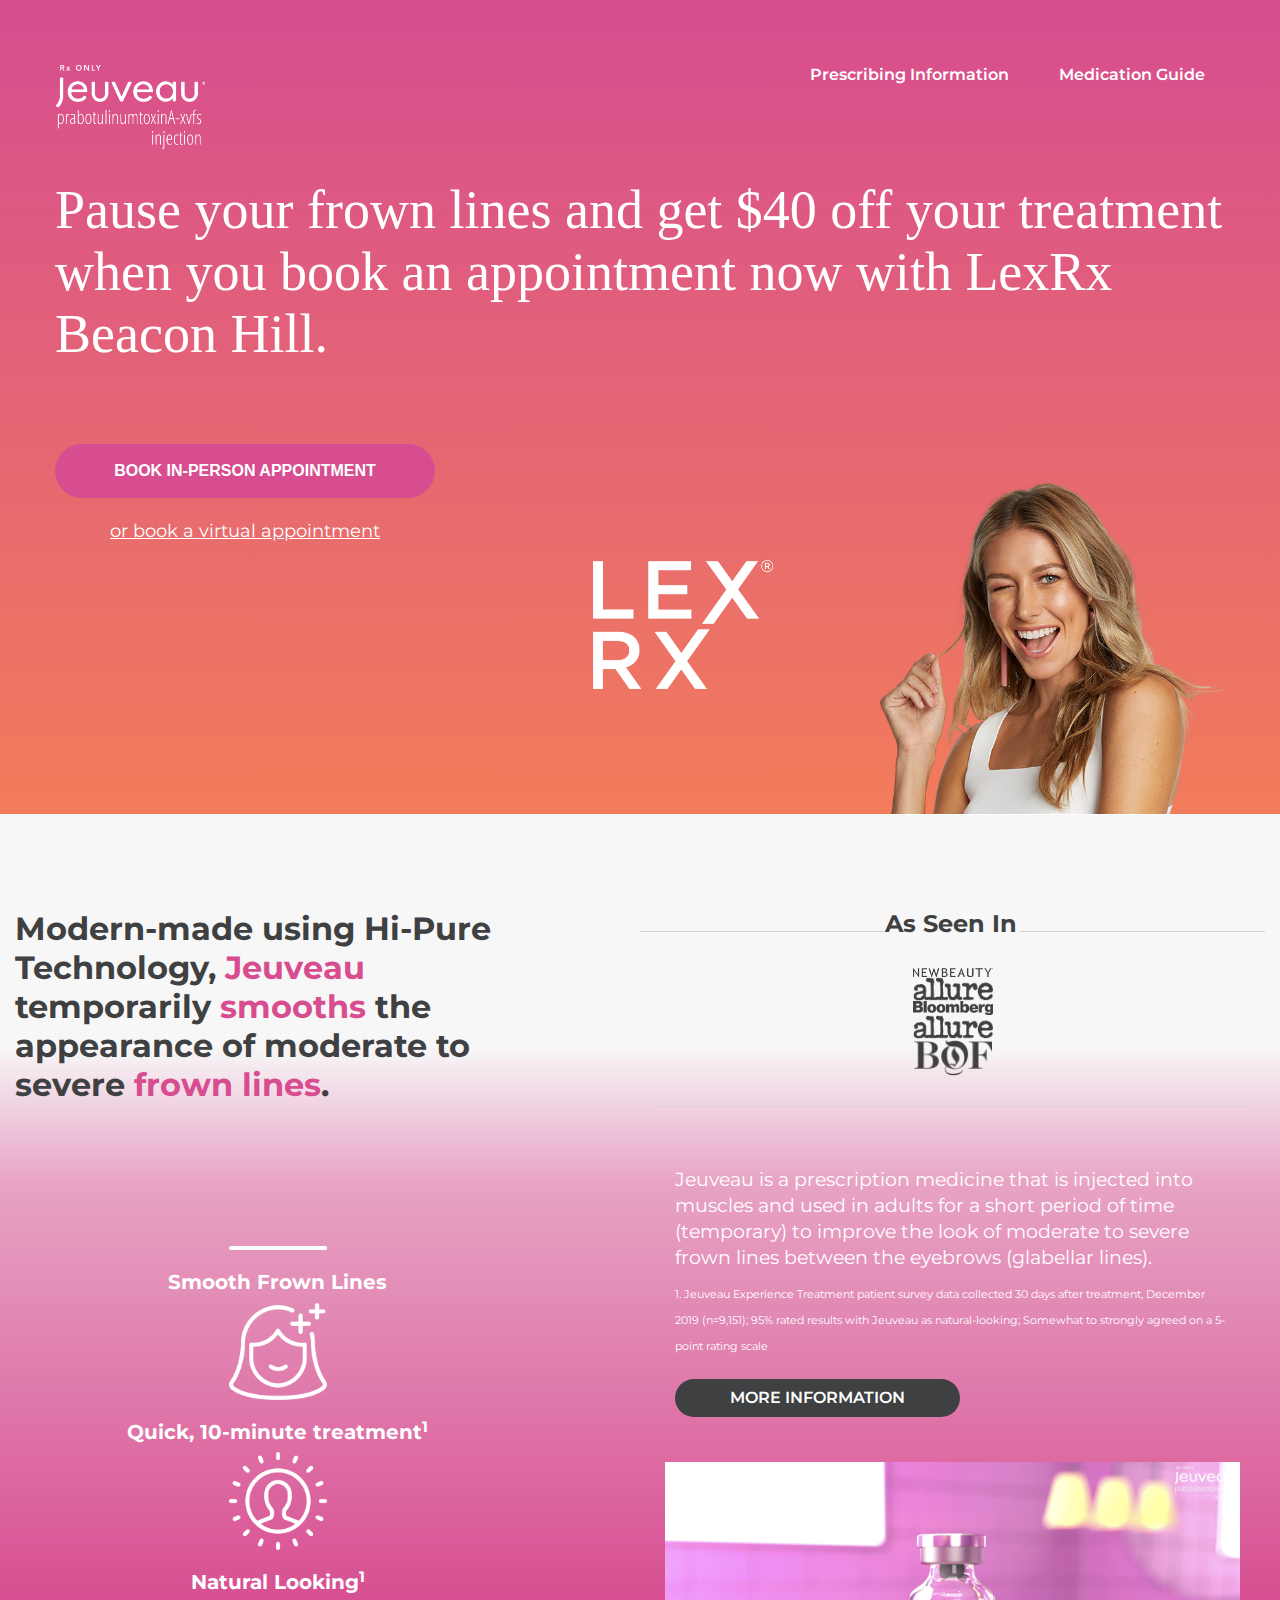
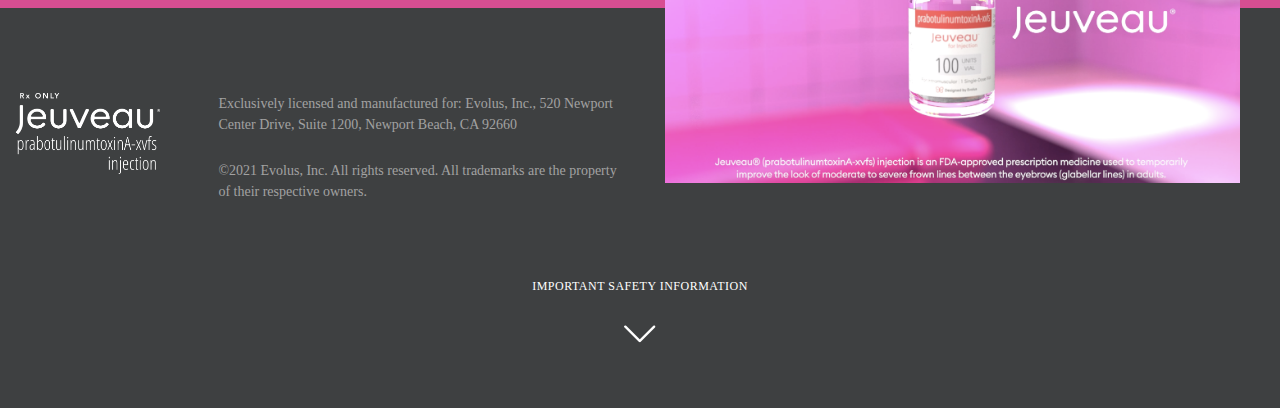
<file: index.html>
<!DOCTYPE HTML PUBLIC "-//W3C//DTD HTML 4.01 Transitional//EN" "http://www.w3.org/TR/html4/loose.dtd">
<html>

<head>
	<meta http-equiv="Content-Type" content="text/html; charset=UTF-8">
	<style type="text/css">
	.vidyard-player-container .play-button {
		position: absolute;
		width: 16%;
		height: auto;
		border-radius: 50%;
		border: none;
		cursor: pointer;
		opacity: .65;
		filter: alpha(opacity=65);
		transition: opacity .2s linear;
		overflow: hidden;
		font-size: 0;
		padding: 0;
		min-width: 20px;
		top: 50%;
		left: 50%;
		transform: translate(-50%, -50%);
		-webkit-appearance: initial!important;
		-moz-appearance: initial!important;
		appearance: initial!important
	}
	
	.vidyard-player-container .play-button .play-button-size {
		padding-top: 100%;
		width: 100%
	}
	
	.vidyard-player-container .play-button .arrow-size {
		position: absolute;
		top: 50%;
		left: 50%;
		width: 35%;
		height: auto;
		margin: -25% 0 0 -12%;
		overflow: hidden
	}
	
	.vidyard-player-container .play-button .arrow-size-ratio {
		padding-top: 150%;
		width: 100%
	}
	
	.vidyard-player-container .play-button .arrow {
		position: absolute;
		top: 50%;
		left: auto;
		right: 0;
		bottom: auto;
		width: 0;
		height: 0;
		margin: -200px 0 -200px -300px;
		border: 200px solid transparent;
		border-left: 300px solid #fff;
		border-right: none
	}
	
	.vidyard-lightbox-thumbnail:hover .play-button {
		opacity: 1;
		filter: alpha(opacity=100);
		zoom: 1
	}
	
	.vidyard-player-container {
		position: relative;
		height: 100%;
		text-align: center
	}
	
	.vidyard-player-container img {
		height: 100%
	}
	
	.vidyard-player-container .play-button {
		display: none
	}
	
	.vidyard-close-container {
		position: fixed;
		right: 20px;
		top: 20px;
		height: 34px;
		width: 34px;
		cursor: pointer;
		z-index: 1000
	}
	
	.vidyard-close-container:focus {
		outline: 1px dotted grey
	}
	
	.vidyard-close-x {
		position: absolute;
		height: 100%;
		width: 100%;
		color: #fff;
		font-size: 2em;
		text-align: center;
		line-height: 34px
	}
	
	.vidyard-close-x:hover {
		color: #ddd
	}
	
	.vidyard-close-x:hover:after,
	.vidyard-close-x:hover:before {
		background: #ddd
	}
	
	.vidyard-close-x:after,
	.vidyard-close-x:before {
		content: "";
		position: absolute;
		background: #fff;
		display: block;
		left: 50%;
		top: 50%;
		height: 65%;
		width: 2px;
		transition: all .2s;
		-ms-high-contrast-adjust: none
	}
	
	.vidyard-close-x:before {
		transform: translate(-50%, -50%) rotate(45deg);
		-ms-transform: translate(-50%, -50%) rotate(45deg)
	}
	
	.vidyard-close-x:after {
		transform: translate(-50%, -50%) rotate(-45deg);
		-ms-transform: translate(-50%, -50%) rotate(-45deg)
	}
	
	.vidyard-close-x.simple-close:after,
	.vidyard-close-x.simple-close:before {
		display: none
	}
	
	.vidyard-lightbox-thumbnail {
		width: 100%;
		height: 100%;
		margin: auto
	}
	
	.vidyard-lightbox-image {
		height: 100%;
		left: 0;
		position: absolute;
		top: 0;
		width: 100%
	}
	
	.vidyard-lightbox-centering {
		cursor: pointer;
		height: 0;
		max-width: 100%;
		overflow: hidden;
		padding-bottom: 56.25%;
		position: relative
	}
	
	.vidyard-lightbox-content-backer {
		-webkit-transform: opacity 1s, filter 1s;
		-ms-transform: opacity 1s, filter 1s;
		transition: opacity 1s, filter 1s;
		background-color: #000;
		height: 100%;
		width: 100%;
		position: absolute
	}
	
	#vidyard-overlay-wrapper,
	.vidyard-lightbox-content-backer {
		filter: alpha(opacity=0);
		opacity: 0;
		top: 0;
		right: 0;
		bottom: 0;
		left: 0
	}
	
	#vidyard-overlay-wrapper {
		position: relative;
		box-sizing: border-box;
		display: none;
		transition: opacity .5s, filter .5s
	}
	
	#vidyard-overlay {
		top: 0;
		right: 0;
		bottom: 0;
		left: 0;
		opacity: .9;
		filter: alpha(opacity=90);
		width: 100%;
		height: 100%;
		background-color: #000;
		z-index: 800
	}
	
	#vidyard-content-fixed,
	#vidyard-overlay {
		position: fixed;
		box-sizing: border-box;
		display: none
	}
	
	#vidyard-content-fixed {
		opacity: 1;
		z-index: 900;
		text-align: center;
		top: 5%;
		right: 5%;
		bottom: 5%;
		left: 5%;
		width: 90%
	}
	
	#vidyard-popbox {
		display: inline-block;
		position: absolute;
		left: 50%;
		top: 50%;
		-webit-transform: translate(-50%, -50%);
		-ms-transform: translate(-50%, -50%);
		transform: translate(-50%, -50%)
	}
	
	#vidyard-popbox-constraint {
		opacity: 0;
		filter: alpha(opacity=0);
		display: block;
		visibility: hidden
	}
	
	#vidyard-popbox-constraint.landscape {
		height: 90vh
	}
	
	#vidyard-popbox-constraint.portrait {
		width: 90vw
	}
	
	.vidyard-player-container div[class^=vidyard-iframe-] {
		z-index: 1
	}
	
	.vidyard-player-container div[class^=vidyard-div-] {
		background-repeat: no-repeat;
		background-position: 0 50%;
		background-size: 100%
	}
	
	img.vidyard-player-embed {
		width: 100%
	}
	
	img.vidyard-player-embed.inserted {
		position: absolute;
		top: 0;
		left: 0;
		z-index: 0;
		max-width: 100%!important
	}
	
	.vidyard-player-container.playlist-open {
		padding-right: 319px;
		width: auto!important
	}
	
	.vidyard-player-container.playlist-open div[class^=vidyard-div-] {
		width: calc(100% + 319px);
		max-width: calc(100% + 319px)!important;
		background-size: calc(100% - 319px);
		background-color: #f5f9ff
	}
	
	.vidyard-player-container.playlist-open div[class^=vidyard-div-] img.vidyard-player-embed {
		width: calc(100% - 319px)!important
	}
	</style>
	
	<link rel="stylesheet" class="auraCss" href="./assets/css/app.css">
	
	<meta HTTP-EQUIV="PRAGMA" CONTENT="NO-CACHE" />
	<meta HTTP-EQUIV="Expires" content="Mon, 01 Jan 1990 12:00:00 GMT" />
	<style>
	.bold {
		font-weight: bold;
	}
	
	.top-rail {
		background-color: #222222;
		font-size: 12px;
		text-align: center;
		padding: 8px 30px;
	}
	
	.top-rail .top-rail__link {
		color: #fff;
		text-decoration: underline;
		text-transform: uppercase;
		display: inline-block;
		font-weight: 600;
		margin: 0 10px;
	}
	
	.content .slds-card__header {
		display: none;
	}
	
	.slds-form-element__label span {
		font-size: 15px;
		font-weight: bold;
	}
	
	.flowruntime-input-error span {
		color: black;
	}
	
	.flowRuntimeV2 {
		min-height: 500px;
	}
	
	.slds-grid .slds-grow .slds-button_neutral {
		background-color: rgba(215, 77, 144, 1.0);
		border-radius: 100px;
		height: 54px;
		width: 100%;
		color: white;
		font-family: 'EuclidFlex-Bold', Helvetica;
		font-size: 16px;
		font-style: normal;
		font-weight: 700;
		text-transform: uppercase;
		border: 0px;
	}
	</style>
	<style>
	a.cta_button {
		-moz-box-sizing: content-box !important;
		-webkit-box-sizing: content-box !important;
		box-sizing: content-box !important;
		vertical-align: middle
	}
	
	.hs-breadcrumb-menu {
		list-style-type: none;
		margin: 0px 0px 0px 0px;
		padding: 0px 0px 0px 0px
	}
	
	.hs-breadcrumb-menu-item {
		float: left;
		padding: 10px 0px 10px 10px
	}
	
	.hs-breadcrumb-menu-divider:before {
		content: '›';
		padding-left: 10px
	}
	
	.hs-featured-image-link {
		border: 0
	}
	
	.hs-featured-image {
		float: right;
		margin: 0 0 20px 20px;
		max-width: 50%
	}
	
	@media (max-width: 568px) {
		.hs-featured-image {
			float: none;
			margin: 0;
			width: 100%;
			max-width: 100%
		}
	}
	
	.hs-screen-reader-text {
		clip: rect(1px, 1px, 1px, 1px);
		height: 1px;
		overflow: hidden;
		position: absolute !important;
		width: 1px
	}
	</style>
	<link href="./assets/css/style1.css" rel="stylesheet" />
	<link href="./assets/css/style3.css" rel="stylesheet" />
	<link href="./assets/css/style2.css" rel="stylesheet" />
	<link href="./assets/jeuveau-lander-page" rel="canonical" />
	<meta content="width=device-width, initial-scale=1" name="viewport" />
	<meta content="./assets/jeuveau-lander-page" property="og:url" />
	<meta content="summary" name="twitter:card" />
	<script src="https://info.evolus.com/hs/hsstatic/jquery-libs/static-1.1/jquery/jquery-1.7.1.js"></script>
	<link href="https://cdn2.hubspot.net/hub/7052064/hub_generated/template_assets/1615565340424/hubspot/hubspot_default/shared/responsive/layout.min.css" rel="stylesheet" />
	<link href="./assets/css/evolus-lp.min.css" rel="stylesheet" />
	<title>FrownLines.org</title>
</head>

<body class="landing-page-2021   hs-content-id-42732278945 hs-landing-page hs-page ">
	<div class="header-container-wrapper">
		<div class="header-container container-fluid"> </div>
	</div>
	<div class="body-container-wrapper">
		<div class="body-container container-fluid">
			<div class="row-fluid-wrapper row-depth-1 row-number-1 ">
				<div class="row-fluid ">
					<div class="span12 widget-span widget-type-cell" data-w="12" data-widget-type="cell" data-x="0">
						<div class="row-fluid-wrapper row-depth-1 row-number-2 ">
							<div class="row-fluid ">
								<div class="hs_cos_wrapper hs_cos_wrapper_widget hs_cos_wrapper_type_module" data-hs-cos-general-type="widget" data-hs-cos-type="module" id="hs_cos_wrapper_module_16152848768063">
									<div class="background-gradient right-side-form new-banner-with-girl-img">
										<div class="banner-section" style="background:url('');">
											<div class="page-center">
												<div class="menu-container">
													<div class="top-banner-logo"> <img alt="logo-jeuveau RX white 2 " src="./assets/images/logo-jeuveau%20RX%20white%202%20.png" /> </div>
													<div class="nav-menu">
														<div class="mobile-menu-icon custom-menu-primary-new "> <span class="hs_cos_wrapper hs_cos_wrapper_widget hs_cos_wrapper_type_simple_menu" data-hs-cos-general-type="widget" data-hs-cos-type="simple_menu" id="hs_cos_wrapper_module_16152848768063_"><div aria-label="Navigation Menu" class="hs-menu-wrapper active-branch flyouts hs-menu-flow-horizontal" id="hs_menu_wrapper_module_16152848768063_" role="navigation">
 <ul>
  <li class="hs-menu-item hs-menu-depth-1"><a href="#" role="menuitem" target="_self">Prescribing Information </a></li>
  <li class="hs-menu-item hs-menu-depth-1"><a href="#" role="menuitem" target="_self">Medication Guide </a></li>
 </ul>
</div></span> </div>
													</div>
												</div>
												<div class="banner-text">
													<h1>Pause your frown lines and 
														get $40 off your treatment when
														you book an appointment now with
														LexRx Beacon Hill.</h1>
												</div>
												
												<div class="banner-inner-block">
													<div class="form-block">
        
														<div class="form-body">
															<div class="slds-grid" data-aura-rendered-by="120:0"><div class="slds-grow" data-aura-rendered-by="117:0"><button class="slds-button slds-button_neutral " type="button" data-aura-rendered-by="125:0"><!--render facet: 126:0-->BOOK IN-PERSON APPOINTMENT<!--render facet: 129:0--></button><!--render facet: 115:0--></div>
																<div class="virtual-book">
																	<a>or book a virtual appointment</a>
																</div>
														
															</div>
														</div>
													</div>
													<div class="text-block">
														<div class="text-block-inner">
															<div class="banner-heading">
																<img src="./assets/images/LexRx_Logo.png" alt="LexRx" />
															</div>
															<div class="girl-img"> <img src="./assets/images/form-girl-img.png" /> </div>
														</div>
													</div>
												</div>
											</div>
										</div>
									</div>
								</div>
								<div class="hs_cos_wrapper hs_cos_wrapper_widget hs_cos_wrapper_type_module" data-hs-cos-general-type="widget" data-hs-cos-type="module" id="hs_cos_wrapper_module_16155235935103">
									<link href="https://info.evolus.com/hubfs/Sep2020/Coded_File/slick.css" rel="stylesheet" />
									<link href="https://info.evolus.com/hubfs/Sep2020/Coded_File/slick-theme.css" rel="stylesheet" />
									<script src="https://info.evolus.com/hubfs/Sep2020/Coded_File/slick.js"></script>
									<div class="left-right-lp-section" style="background-image: url(./assets/images/jeuveau-lander-desktop-alt-xd.jpg)">
										<div class="page-center">
											<div class="left-right-lp-inner-section">
												<div class="left-side-section">
													<div class="left-side-inner-section">
														<div class="section-headig">
															<h2>Modern-made using Hi-Pure Technology, <span>Jeuveau</span> temporarily <span>smooths</span> the appearance of moderate to severe <span>frown lines</span>.</h2> </div>
														<div class="left-side-three-col-section">
															<div class="row-fluid mt50">
																<div class="span4" style="text-align: center;">
																	<div class="three-col-img"> <img src="./assets/images/img1.png" /> </div>
																	<h3>Smooth Frown Lines</h3> </div>
																<div class="span4" style="text-align: center;">
																	<div class="three-col-img"> <img src="./assets/images/img2.png" /> </div>
																	<h3>Quick, 10-minute treatment<sup>1</sup></h3> </div>
																<div class="span4" style="text-align: center;">
																	<div class="three-col-img"> <img src="./assets/images/img3.png" /> </div>
																	<h3>Natural Looking<sup>1</sup></h3> </div>
															</div>
														</div>
													</div>
													<div class="cta-section mobile-show"> <a class="hs-button primary" href="./jeuveau.evolus.com/" rel="noopener" target="_blank">More Information</a> </div>
												</div>
												<div class="right-side-section">
													<div class="right-side-inner-section">
														<div class="right-side-top-logo">
															<section class="logo-section desktop-show">
																<div class="page-center">
																	<div class="logo-inner">
																		<div class="logo-block">
																			<div class="title-block">
																				<h3>
                        As Seen In
                      </h3> </div>
																			<div class="logo-block-inner responsive">
																				<div>
																					<div class="logo-item"> <img alt="allur" src="./assets/images/new-beauty.png" /> </div>
																				</div>
																				<div>
																					<div class="logo-item"> <img alt="bfo-logo" src="./assets/images/allur.png" /> </div>
																				</div>
																				<div>
																					<div class="logo-item"> <img alt="refinary-logo" src="./assets/images/Bloomberg-logo.png" /> </div>
																				</div>
																				<div>
																					<div class="logo-item"> <img alt="allur" src="./assets/images/allur.png" /> </div>
																				</div>
																				<div>
																					<div class="logo-item"> <img alt="bfo-logo" src="./assets/images/bfo-logo.png" /> </div>
																				</div>
																			</div>
																			<div class="after-logo-address">
																				<div class="address"> </div>
																			</div>
																		</div>
																	</div>
																</div>
															</section>
															<div class="after-logo-section">
																<div class="section-text">
																	<p>Jeuveau is a prescription medicine that is injected into muscles and used in adults for a short period of time (temporary) to improve the look of moderate to severe frown lines between the eyebrows (glabellar lines).</p>
																	<div class="reference">1. J<span>euveau Experience Treatment patient survey data collected 30 days after treatment, December 2019 (n=9,151); 95% rated results with Jeuveau as natural-looking; Somewhat to strongly agreed on a 5-point rating scale</span></div>
																</div>
															</div>
															<div class="cta-section mobile-hide"> <a class="hs-button primary" href="./jeuveau.evolus.com/" rel="noopener" target="_blank">More Information</a> </div>
															<div class="bottom-video">
																<div class="video-inner-container">
																	<div> <img alt="Functional Video - DaneO V17-1" class="vidyard-player-embed" data-autoplay="0" data-color="FFFFFF" data-embed_button="0" data-gdpr_enabled="1" data-height="1080" data-hidden_controls="0" data-hide_playlist="1" data-loop="0" data-muted="0" data-play_button_color="2A2A2A" data-playlist_color="FFFFFF" data-pomo="2" data-type="inline" data-uuid="eUiirbzcwFcxSmE8JkCmrW" data-v="4" data-viral_sharing="0" data-width="1920" height="1080" src="./assets/images/videoplayer.jpg" style="display: block; max-width: 100%; margin: 0 auto; width: 1920px; height: auto;" width="1920" /> </div>
																</div>
															</div>
														</div>
													</div>
												</div>
											</div>
										</div>
									</div>
									<script>
									$(document).ready(function() {
										$('.responsive').slick({
											dots: false,
											infinite: true,
											speed: 300,
											slidesToShow: 5,
											slidesToScroll: 1,
											autoplay: true,
											autoplaySpeed: 2000,
											focusOnSelect: false,
											focusOnChange: false,
											accessibility: false,
											pauseOnFocus: false,
											pauseOnHover: false,
											responsive: [{
													breakpoint: 1024,
													settings: {
														slidesToShow: 3,
														slidesToScroll: 1,
														infinite: true,
														dots: false,
														arrows: false
													}
												}, {
													breakpoint: 600,
													settings: {
														slidesToShow: 3,
														slidesToScroll: 1,
														arrows: false
													}
												}, {
													breakpoint: 480,
													settings: {
														slidesToShow: 3,
														slidesToScroll: 1,
														arrows: false
													}
												}
												// You can unslick at a given breakpoint now by adding:
												// settings: "unslick"
												// instead of a settings object
											]
										});
									})
									</script>
								</div>
								<div class="hs_cos_wrapper hs_cos_wrapper_widget hs_cos_wrapper_type_module" data-hs-cos-general-type="widget" data-hs-cos-type="module" id="hs_cos_wrapper_module_161552859900156">
									<div class="evolus-footer-container">
										<div class="page-center">
											<div class="evolus-footer-inner-container">
												<div class="evolus-footer-left">
													<div class="footer-logo"> <img src="./assets/images/logo.png" /> </div>
													<div class="mobile-show">
														<div class="footer-togal-heading">
															<h3>IMPORTANT SAFETY INFORMATION</h3> </div>
														<div class="read-more-text" style="display: none;">
															<p><span><strong>IMPORTANT SAFETY INFORMATION FOR JEUVEAU&reg; (prabotulinumtoxinA-xvfs)</strong> </span></p>
															<p>JEUVEAU may cause serious side effects that can be life threatening. Get medical help right away if you have any of these problems any time (hours to weeks) after injection of JEUVEAU:</p>
															<ul>
																<li><strong>Problems swallowing, speaking, or breathing,</strong> due to weakening of associated muscles, can be severe and result in loss of life. You are at the highest risk if these problems are pre-existing before injection. Swallowing problems may last for several months.</li>
																<li><strong>Spread of toxin effects.</strong>The effect of botulinum toxin may affect areas away from the injection site and cause serious symptoms including: loss of strength and all-over muscle weakness, double vision, blurred vision and drooping eyelids, hoarseness or change or loss of voice, trouble saying words clearly, loss of bladder control, trouble breathing, trouble swallowing.</li>
															</ul>
															<p><strong>Do not use JEUVEAU if you:</strong>strong&gt; are allergic to any of the ingredients in JEUVEAU (see Medication Guide for ingredients); had an allergic reaction to any other botulinum toxin product such as rimabotulinumtoxinB (MYOBLOC&reg;), onabotulinumtoxinA (BOTOX&reg;/BOTOX&reg; Cosmetic), abobotulinumtoxinA (DYSPORT&reg;), or incobotulinumtoxinA (XEOMIN&reg;); have a skin infection at the planned injection site; or are a child.</p>
															<br />
															<br /> <span class="bold">JEUVEAU dosing units are not the same as, or comparable to, any other botulinum.<br /><br />
Tell your healthcare provider about all your muscle or nerve conditions,</span> such as ALS or Lou Gehrig&#8217;s disease,Myastheniagravis,orLambert-Eatonsyndrome,asyoumaybeatincreasedriskof serious side effects including diffculty swallowing and diffculty breathing from typical doses of JEUVEAU.
															<br />
															<br /> <span class="bold">Tell your healthcare provider about all your medical conditions, including:</span> any side effectsfrom botulinumtoxin products, including dry eye; breathing,swallowing, bleeding, or heart problems; plansto have surgery;weaknessofforeheadmuscles; droopingeyelids; have had surgeryon your face; are pregnant or breastfeeding or plan to become pregnant or breastfeed (itis not known if JEUVEAU can harm your unborn baby or passesinto breast milk).
															<br />
															<br /> <span class="bold">Tell your healthcare provider about all the medicines you take,</span> including prescription and overthe-counter medicines, vitamins, and herbal supplements. Using JEUVEAU with certain other medicines may cause serious side effects. <span class="bold">Do not start any new medicines until you have told
your healthcare provider that you have received JEUVEAU in the past.</span> <span class="bold">Especially tell your healthcare provider if you:</span> have received any other botulinum toxin productin the past and the last 4 months, and exactly which product you received (such as BOTOX, BOTOX Cosmetic, MYOBLOC, DYSPORT, orXEOMIN).
															<br />
															<br /> JEUVEAU may cause loss ofstrength or generalmuscle weakness, vision problems, or dizziness within hoursto weeks oftreatment with JEUVEAU. <span class="bold">If this happens, do not drive a car, operate
machinery, or do other dangerous activities.</span>
															<br />
															<br /> <span class="bold">JEUVEAU can cause other serious side effects including: allergic reactions</span> such as itching, rash, red itchy welts, wheezing, trouble breathing, asthma symptoms, or dizziness or feeling faint. Tell your healthcare provider or get emergency medical help right away if you develop wheezing or trouble breathing, or if you feel dizzy or faint. Heart problems. Irregular heartbeat and heart attack that have caused death, have happened in some people who received botulinum toxin products. <span class="bold">Eye problems</span> such as dry eye, reduced blinking, and corneal problems. Tell your healthcare provider if you develop eye pain or irritation, sensitivity to light, or changes in your vision. The most common side effects include: headache; eyelid drooping, upper respiratory tract infection, and increased white blood cell count.
															<br />
															<br /> <span class="bold">APPROVED USE</span>
															<br />
															<br /> JEUVEAU is a prescription medicine that isinjected into muscles and used in adultsfor a short period oftime (temporary)to improve the look ofmoderate to severe frown lines between the eyebrows (glabellar lines).
															<br />
															<br /> The risk information provided here is not complete. For more information about JEUVEAU, see the full Prescribing Information including BOXED WARNING, and Medication Guide, or talk to your healthcare provider.
															<br />
															<br /> <span class="bold">To report side effects associated with use of JEUVEAU, please call 1-877-EVOLUS1/1-877-386-
5871. You are encouraged to report negative side effects of prescription drugs to the FDA. Visit
www.fda.gov/medwatch or call 1-800-FDA-1088.</span>
															<br />
															<br /> Exclusively licensed and manufactured for: Evolus, Inc., 520 Newport Center Drive, Suite 1200, Newport Beach, CA 92660
															<br />
															<br /> &copy;2020 Evolus, Inc. All rights reserved. All trademarks are the property of their respective owners.
															<br />
															<br /> PDCR 2020-09-039 </div>
														<div class="footer-bottom-arrow"> <img src="./assets/images/down-arrow.png" /> </div>
													</div>
													<div class="footer-text">
														<div class="footer-text-inner">
															<p>Exclusively licensed and manufactured for: Evolus, Inc., 520 Newport Center Drive, Suite 1200, Newport Beach, CA 92660</p>
															<p>&copy;2021 Evolus, Inc. All rights reserved. All trademarks are the property of their respective owners.</p>
														</div>
													</div>
												</div>
												<div class="desktop-show">
													<div class="footer-togal-heading">
														<h3>IMPORTANT SAFETY INFORMATION</h3> </div>
													<div class="read-more-text" style="display: none;">
														<p><span><strong>IMPORTANT SAFETY INFORMATION FOR JEUVEAU&reg; (prabotulinumtoxinA-xvfs)</strong> </span></p>
														<p>JEUVEAU may cause serious side effects that can be life threatening. Get medical help right away if you have any of these problems any time (hours to weeks) after injection of JEUVEAU:</p>
														<ul>
															<li><strong>Problems swallowing, speaking, or breathing,</strong> due to weakening of associated muscles, can be severe and result in loss of life. You are at the highest risk if these problems are pre-existing before injection. Swallowing problems may last for several months.</li>
															<li><strong>Spread of toxin effects.</strong>The effect of botulinum toxin may affect areas away from the injection site and cause serious symptoms including: loss of strength and all-over muscle weakness, double vision, blurred vision and drooping eyelids, hoarseness or change or loss of voice, trouble saying words clearly, loss of bladder control, trouble breathing, trouble swallowing.</li>
														</ul>
														<p><strong>Do not use JEUVEAU if you:</strong>strong&gt; are allergic to any of the ingredients in JEUVEAU (see Medication Guide for ingredients); had an allergic reaction to any other botulinum toxin product such as rimabotulinumtoxinB (MYOBLOC&reg;), onabotulinumtoxinA (BOTOX&reg;/BOTOX&reg; Cosmetic), abobotulinumtoxinA (DYSPORT&reg;), or incobotulinumtoxinA (XEOMIN&reg;); have a skin infection at the planned injection site; or are a child.</p>
														<p><span class="bold">JEUVEAU dosing units are not the same as, or comparable to, any other botulinum.<br /><br />
Tell your healthcare provider about all your muscle or nerve conditions,</span> such as ALS or Lou Gehrig&#8217;s disease,Myastheniagravis,orLambert-Eatonsyndrome,asyoumaybeatincreasedriskof serious side effects including diffculty swallowing and diffculty breathing from typical doses of JEUVEAU.</p>
														<p><span class="bold">Tell your healthcare provider about all your medical conditions, including:</span> any side effectsfrom botulinumtoxin products, including dry eye; breathing,swallowing, bleeding, or heart problems; plansto have surgery;weaknessofforeheadmuscles; droopingeyelids; have had surgeryon your face; are pregnant or breastfeeding or plan to become pregnant or breastfeed (itis not known if JEUVEAU can harm your unborn baby or passesinto breast milk).</p>
														<p><span class="bold">Tell your healthcare provider about all the medicines you take,</span> including prescription and overthe-counter medicines, vitamins, and herbal supplements. Using JEUVEAU with certain other medicines may cause serious side effects. <span class="bold">Do not start any new medicines until you have told
your healthcare provider that you have received JEUVEAU in the past.</span></p>
														<p><span class="bold">Especially tell your healthcare provider if you:</span> have received any other botulinum toxin productin the past and the last 4 months, and exactly which product you received (such as BOTOX, BOTOX Cosmetic, MYOBLOC, DYSPORT, orXEOMIN).</p>
														<p>JEUVEAU may cause loss ofstrength or generalmuscle weakness, vision problems, or dizziness within hoursto weeks oftreatment with JEUVEAU. <span class="bold">If this happens, do not drive a car, operate
machinery, or do other dangerous activities.</span></p>
														<p><span class="bold">JEUVEAU can cause other serious side effects including: allergic reactions</span> such as itching, rash, red itchy welts, wheezing, trouble breathing, asthma symptoms, or dizziness or feeling faint. Tell your healthcare provider or get emergency medical help right away if you develop wheezing or trouble breathing, or if you feel dizzy or faint. Heart problems. Irregular heartbeat and heart attack that have caused death, have happened in some people who received botulinum toxin products. <span class="bold">Eye problems</span> such as dry eye, reduced blinking, and corneal problems. Tell your healthcare provider if you develop eye pain or irritation, sensitivity to light, or changes in your vision. The most common side effects include: headache; eyelid drooping, upper respiratory tract infection, and increased white blood cell count.</p>
														<p><span class="bold">APPROVED USE</span></p>
														<p>JEUVEAU is a prescription medicine that isinjected into muscles and used in adultsfor a short period oftime (temporary)to improve the look ofmoderate to severe frown lines between the eyebrows (glabellar lines).
															<br /> The risk information provided here is not complete. For more information about JEUVEAU, see the full Prescribing Information including BOXED WARNING, and Medication Guide, or talk to your healthcare provider.</p>
														<p><span class="bold">To report side effects associated with use of JEUVEAU, please call 1-877-EVOLUS1/1-877-386-
5871. You are encouraged to report negative side effects of prescription drugs to the FDA. Visit
www.fda.gov/medwatch or call 1-800-FDA-1088.</span></p>
														<p>Exclusively licensed and manufactured for: Evolus, Inc., 520 Newport Center Drive, Suite 1200, Newport Beach, CA 92660
															<br />&copy;2020 Evolus, Inc. All rights reserved. All trademarks are the property of their respective owners.</p>
														<p>PDCR 2020-09-039</p>
													</div>
													<div class="footer-bottom-arrow"> <img src="./assets/images/down-arrow.png" /> </div>
												</div>
											</div>
										</div>
									</div>
								</div>
							</div>
						</div>
					</div>
				</div>
			</div>
		</div>
	</div>
	
  <!-- <script src="./assets/evolus-lp.min.js"></script> -->

	<script>
	if(typeof hsVars !== 'undefined') {
		hsVars['language'] = 'en';
	}
	</script>
	<script src="./assets/js/v4.umd.js"></script>
	<script>
	(function() {
		window.hsEmbeddedVideo = window.hsEmbeddedVideo || {};
		window.hsEmbeddedVideo.initialized = false;
		window._hsq = window._hsq || [];

		function setPlayersUtk(utkstr) {
			var playerCollection = document.getElementsByClassName('vidyard-player-embed');
			if(playerCollection) {
				for(var i = 0; i < playerCollection.length; i++) {
					playerCollection[i].setAttribute("data-vydata", encodeURIComponent(JSON.stringify({
						utk: utkstr,
						portal_id: 5035643,
						content_type: "landing-page",
						canonical_url: "https:\/\/info.evolus.com\/jeuveau-lander-page",
						page_id: 42732278945,
						content_page_id: 42732278945,
						legacy_page_id: "42732278945",
						content_folder_id: null,
						content_group_id: null,
						ab_test_id: null,
						language_code: null
					})));
				}
			}
		};

		function renderPlayers() {
			if(window.vidyardEmbed && window.vidyardEmbed.api) {
				window.vidyardEmbed.api.renderDOMPlayers();
			}
		};

		function codeNotLoadEventHandler(event) {
			if(window.hsEmbeddedVideo.initialized !== true) {
				window.hsEmbeddedVideo.initialized = true;
				if(window.vidyardEmbed) {
					renderPlayers();
				}
				window.removeEventListener("content-analytics-code-not-loaded", codeNotLoadEventHandler);
				console.log(event);
			}
		};

		function receiveConversionMessage(event) {
			if(event.origin !== './play.vidyard.com' || !event.data.hubspot) {
				return;
			}
			if(event.data.isVideoAnalytics) {
				window._hsq.push(event.data.payload);
			}
			if(event.data.redirect) {
				window.location.href = event.data.redirect;
			}
		}
		window._hsq.push(['addPrivacyConsentListener', function(consent) {
			if(window.vidyardEmbed && window.vidyardEmbed.api) {
				window.vidyardEmbed.api.GDPR.consent(consent.categories.analytics);
			}
		}]);
		window._hsq.push(['addUserTokenListener', function(utk) {
			if(window.hsEmbeddedVideo.initialized !== true) {
				window.hsEmbeddedVideo.initialized = true;
				if(window.vidyardEmbed) {
					//if video hubl is rendered for template, do not set utk
					if(true) {
						setPlayersUtk(utk);
					}
					renderPlayers();
				}
				window.removeEventListener("content-analytics-code-not-loaded", codeNotLoadEventHandler);
			}
		}]);
		window.addEventListener("content-analytics-code-not-loaded", codeNotLoadEventHandler);
		window.addEventListener("message", receiveConversionMessage, false);
		setTimeout(function() {
			const timeoutEvent = document.createEvent('CustomEvent');
			timeoutEvent.initCustomEvent("content-analytics-code-not-loaded", true, true, {
				detail: "Timeout"
			});
			window.dispatchEvent(timeoutEvent);
		}, 5000);
	})();
	</script>
	<script src="./assets/js/custom.js"></script>
</body>
</body>

</html>
</file>
